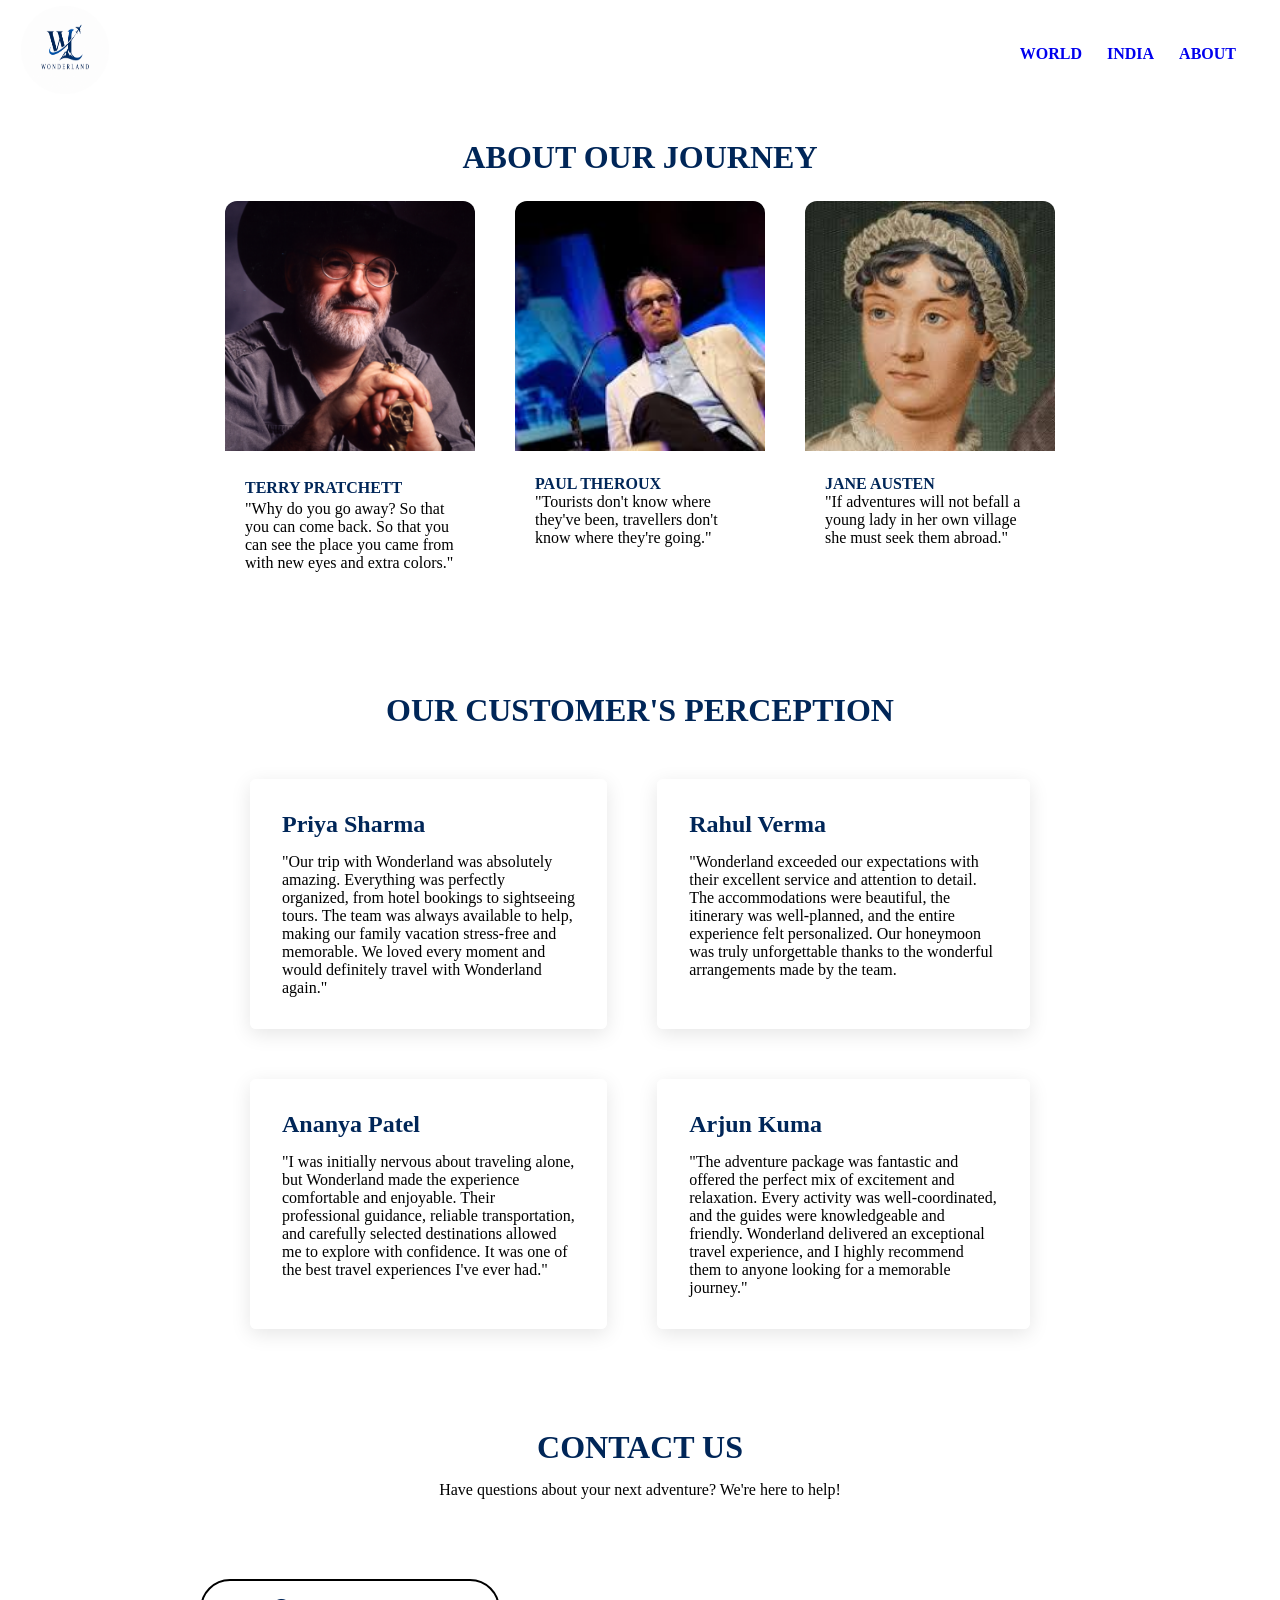
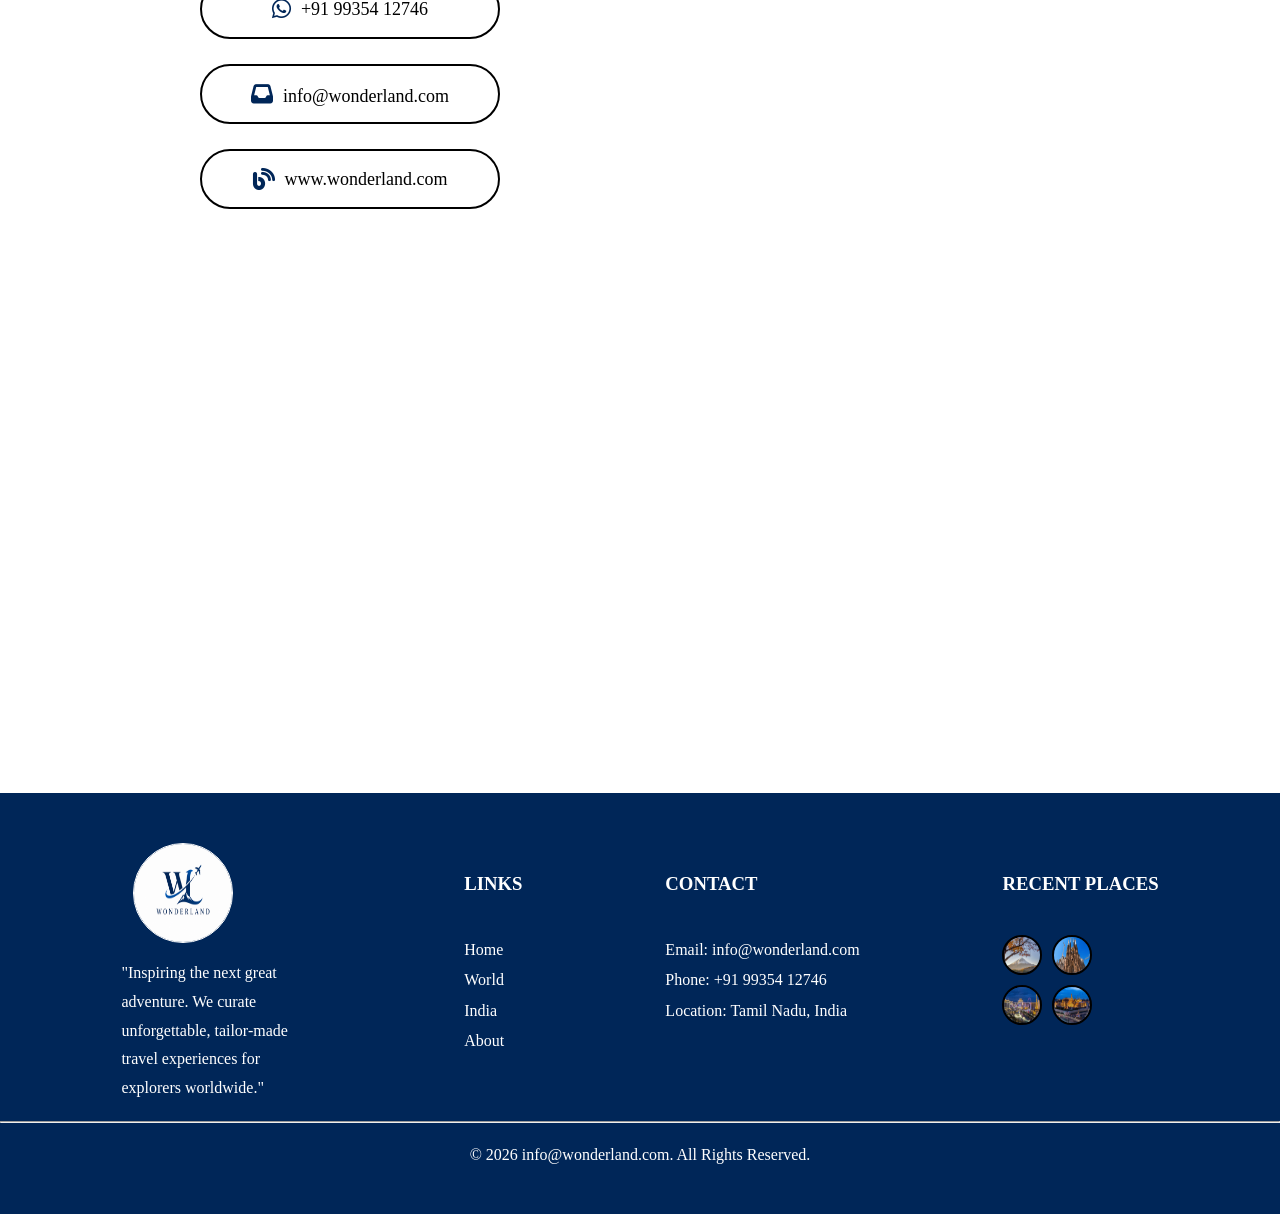
<file: about.html>
<!DOCTYPE html>
<html lang="en">

<head>
    <meta charset="UTF-8">
    <meta name="viewport" content="width=device-width, initial-scale=1.0">
    <title>About</title>
    <link rel="stylesheet" href="./website1.css">
    <link rel="stylesheet" href="https://cdnjs.cloudflare.com/ajax/libs/font-awesome/6.5.1/css/all.min.css">
</head>
<body>

   
    <!--first-->
    <div class="one">
        <div class="topic">
            <div class="loo">
                <a href="./index.html"><img src="./images/nav logo.png" alt="img" height="90px" width="90px"></a>
            </div>
            <div class="head">
                <a href="./worldtour.html">
                    <h4>WORLD</h4>
                </a>
                <a href="./indiantour.html">
                    <h4>INDIA</h4>
                </a>
                <a href="./about.html">
                    <h4>ABOUT</h4>
                </a>

            </div>
        </div>
    </div>
   
     <!--second-->
    <div class="heading">
         <h1 style="color:#002658;">ABOUT OUR JOURNEY</h1>
    </div>
    <section class="about-box">
        <div class="box1">
            <img src="./images/auth1" alt="img" height="100px" width="100px">
            <div class="quotes">
                <strong style="color:#002658; line-height: 25px;">Terry Pratchett</strong>
                <p>"Why do you go away? So that you can come back. So that you can see the place you came from with new
                    eyes and extra colors."</p>
            </div>

        </div>
        <div class="box1">
            <img src="./images/auth2.jpg" alt="img" height="100px" width="100px">
            <div class="quotes">
                <strong style="color:#002658;">Paul Theroux </strong>
                <p>"Tourists don't know where they've been, travellers don't know where they're going."</p>

            </div>

        </div>
        <div class="box1">
            <img src="./images/auth3.jpg" alt="img" height="100px" width="100px">
            <div class="quotes">
                <strong style="color:#002658;">Jane Austen</strong>
                <p>"If adventures will not befall a young lady in her own village she must seek them abroad."</p>
            </div>
        </div>
    </section>

        <!--third-->
    <div class="secheading">
        <h1> OUR CUSTOMER'S PERCEPTION</h1>
    </div>
     

    <section class="reviews">
       
        <div  class="rew">
            <h1>Priya Sharma</h1>
            <p>"Our trip with Wonderland was absolutely amazing. Everything was perfectly organized, from hotel bookings to sightseeing tours. The team was always available to help, making our family vacation stress-free and memorable. We loved every moment and would definitely travel with Wonderland again."</p>
        </div>

        <div  class="rew">
            <h1>Rahul Verma</h1>
            <p>"Wonderland exceeded our expectations with their excellent service and attention to detail. The accommodations were beautiful, the itinerary was well-planned, and the entire experience felt personalized. Our honeymoon was truly unforgettable thanks to the wonderful arrangements made by the team.</p>
        </div>

        <div  class="rew">
            <h1>Ananya Patel</h1>
            <p>"I was initially nervous about traveling alone, but Wonderland made the experience comfortable and enjoyable. Their professional guidance, reliable transportation, and carefully selected destinations allowed me to explore with confidence. It was one of the best travel experiences I've ever had."</p>
 
        </div>

        <div  class="rew">
            <h1>Arjun Kuma</h1>
            <p>"The adventure package was fantastic and offered the perfect mix of excitement and relaxation. Every activity was well-coordinated, and the guides were knowledgeable and friendly. Wonderland delivered an exceptional travel experience, and I highly recommend them to anyone looking for a memorable journey."</p>
            
        </div>
    </section>

    <!--four-->

    <div class="contactus">
       <h1>CONTACT US</h1>
       <p>Have questions about your next adventure? We're here to help!</p> 
    </div>
       
    <section class="contact">
        <div class="con2">
           <div class="info1">
               <i class="fa-brands fa-whatsapp fa-beat"></i>
               <p>+91 99354 12746</p>
           </div>
            <div class="info1">
                <i class="fa-solid fa-inbox fa-flip"></i>
                <p style="margin-top: 5px;">info@wonderland.com</p>
            </div>
            <div class="info1">
                <i class="fa-solid fa-blog fa-beat-fade"></i>
                <p>www.wonderland.com</p>
            </div>
        </div>

        <div class="con3">
            <iframe src="https://www.google.com/maps/embed?pb=!1m18!1m12!1m3!1d250644.768352061!2d76.80241806078126!3d11.014261488303353!2m3!1f0!2f0!3f0!3m2!1i1024!2i768!4f13.1!3m3!1m2!1s0x3ba859af2f971cb5%3A0x2fc1c81e183ed282!2sCoimbatore%2C%20Tamil%20Nadu!5e0!3m2!1sen!2sin!4v1781618719773!5m2!1sen!2sin" width="600" height="450" style="border:0;" allowfullscreen="" loading="lazy" referrerpolicy="no-referrer-when-downgrade"></iframe>
        </div>

    </section>

    <footer class="foot">
        <div class="foot1">

            <div class="section1">
                <a href="./website1.html"><img src="./images/nav logo.png" alt="img" height="100px" width="100px"></a>
                <p>"Inspiring the next great adventure. We curate unforgettable, tailor-made travel experiences for explorers worldwide."</p>
            </div>

            <div class="section2">

                <h3>LINKS</h3>
                <ul>
                    <a href="./index.html"><li>Home</li></a>
                    <a href="./worldtour.html"><li>World</li></a>
                    <a href="./indiantour.html"><li>India</li></a>
                    <a href="./about.html"><li>About</li></a>
                </ul>
            </div>

            <div class="section3">
                <h3>CONTACT</h3>
                <div class="secc">
                    <p>Email: info@wonderland.com</p>
                    <p>Phone: +91 99354 12746</p>
                    <p>Location: Tamil Nadu, India</p>
                </div>
            </div>

            <div class="section4">
                <h3>RECENT PLACES</h3>
                <div class="se4"> 
            
                     <img src="./images/himas.jpg" alt="" height="40px" width="40px">
                     <img src="./images/disney.jpg" alt="" height="40px" width="40px">
                     <img src="./images/dubai.jpg" alt="" height="40px" width="40px">
                     <img src="./images/bangkok.jpg" alt="" height="40px" width="40px">
                     
                </div>
            </div>
        </div>
        <br>
        <hr>

        <div style="text-align: center; padding-top: 23px;">
            <p>© 2026 info@wonderland.com. All Rights Reserved.</p>

        </div>

    </footer>


</body>

</html>
</file>
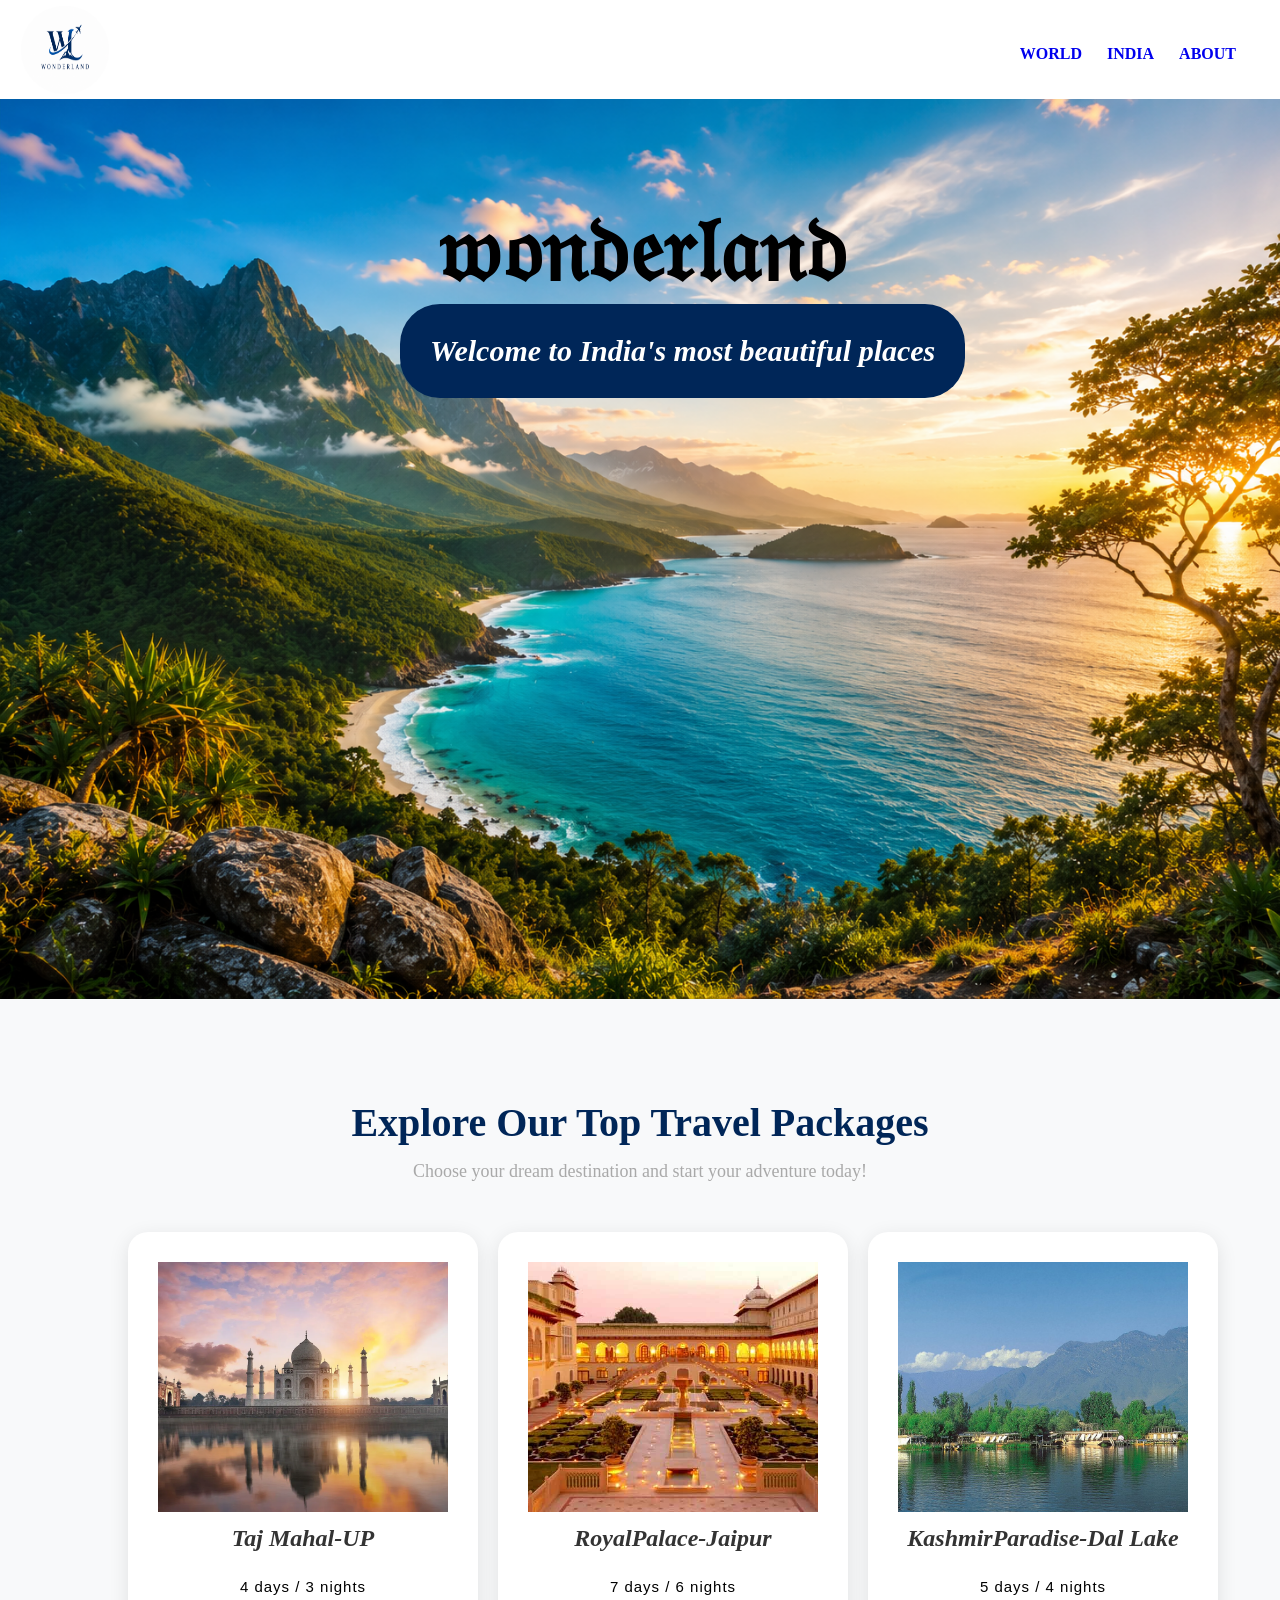
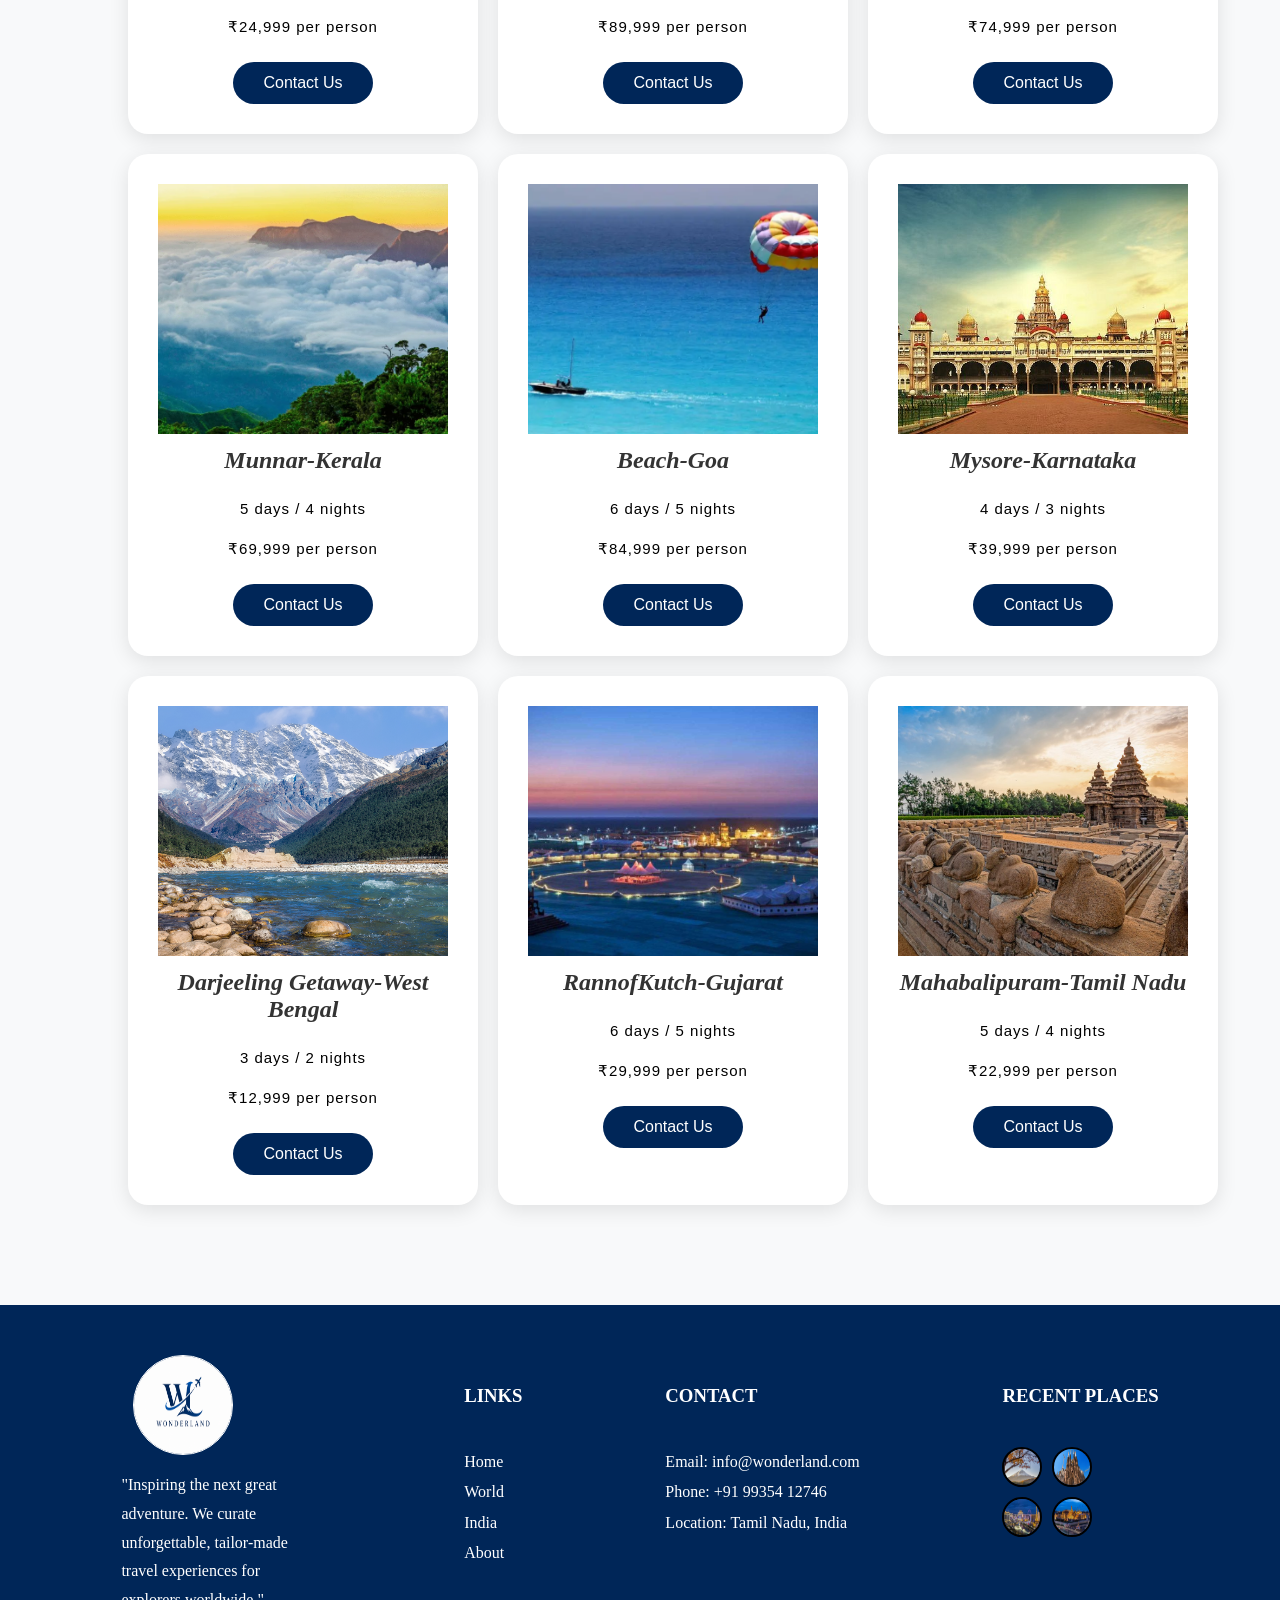
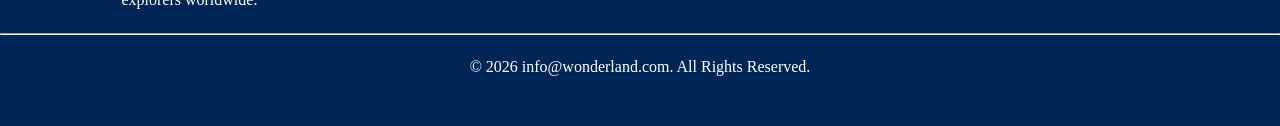
<file: indiantour.html>
<!DOCTYPE html>
<html lang="en">

<head>
    <meta charset="UTF-8">
    <meta name="viewport" content="width=device-width, initial-scale=1.0">
    <title>INDIA</title>
    <link rel="stylesheet" href="./website1.css">


</head>

<body>
    <!--first-->
    <div class="one">
        <div class="topic">
            <div class="loo">
                <a href="./index.html"><img src="./images/nav logo.png" alt="img" height="90px" width="90px"></a>
            </div>
            <div class="head">
                <a href="./worldtour.html">
                    <h4>WORLD</h4>
                </a>
                <a href="./indiantour.html">
                    <h4>INDIA</h4>
                </a>
                <a href="./about.html">
                    <h4>ABOUT</h4>
                </a>

            </div>
        </div>
    </div>

    <!--carousel-->

    <div class="cen3">
        <h1>𝔴𝔬𝔫𝔡𝔢𝔯𝔩𝔞𝔫𝔡</h1>
        <p>Welcome to India's most beautiful places</p>

    </div>

    <!--package--> 

    <section class="packages">
        <h1>Explore Our Top Travel Packages</h1>
        <p class="para">Choose your dream destination and start your adventure today!</p>

        <div class="package">

            <div class="box">
                <img src="./images/it1" alt="img" height="100px" width="100px">
                <h2>Taj Mahal-UP</h2>
                <p>4 Days / 3 Nights</p>
                <p>₹24,999 per person</p>
                <button>Contact Us</button>
            </div>

            <div class="box">
                <img src="./images/it2.jpg" alt="img" height="100px" width="100px">
                <h2>RoyalPalace-Jaipur</h2>
                <p>7 Days / 6 Nights</p>
                <p>₹89,999 per person</p>
                <button>Contact Us</button>
            </div>

            <div class="box">
                <img src="./images/it3.jpg" alt="img" height="100px" width="100px">
                <h2>KashmirParadise-Dal Lake</h2>
                <p>5 Days / 4 Nights</p>
                <p>₹74,999 per person</p>
                <button>Contact Us</button>
            </div>

            <div class="box">
                <img src="./images/it4" alt="img" height="100px" width="100px">
                <h2>Munnar-Kerala</h2>
                <p>5 Days / 4 Nights</p>
                <p>₹69,999 per person</p>
                <button>Contact Us</button>
            </div>

            <div class="box">
                <img src="./images/it5" alt="img" height="100px" width="100px">
                <h2>Beach-Goa</h2>
                <p>6 Days / 5 Nights</p>
                <p>₹84,999 per person</p>
                <button>Contact Us</button>
            </div>

            <div class="box">
                <img src="./images/it6.jpg" alt="img" height="100px" width="100px">
                <h2>Mysore-Karnataka</h2>
                <p>4 Days / 3 Nights</p>
                <p>₹39,999 per person</p>
                <button>Contact Us</button>
            </div>

            <div class="box">
                <img src="./images/it7.jpg" alt="img" height="100px" width="100px">
                <h2>Darjeeling Getaway-West Bengal</h2>
                <p>3 Days / 2 Nights</p>
                <p>₹12,999 per person</p>
                <button>Contact Us</button>
            </div>

            <div class="box">
                <img src="./images/it8.jpg" alt="img" height="100px" width="100px">
                <h2>RannofKutch-Gujarat</h2>
                <p>6 Days / 5 Nights</p>
                <p>₹29,999 per person</p>
                <button>Contact Us</button>


            </div>

            <div class="box">
                <img src="./images/it9.jpg" alt="img" height="100px" width="100px">
                <h2>Mahabalipuram-Tamil Nadu</h2>
                <p>5 Days / 4 Nights</p>
                <p>₹22,999 per person</p>
                <button>Contact Us</button>
            </div>



        </div>
    </section>

   <!--footer-->

    <footer class="foot">
        <div class="foot1">

            <div class="section1">
                <a href="./index.html"><img src="./images/nav logo.png" alt="img" height="100px" width="100px"></a>
                <p>"Inspiring the next great adventure. We curate unforgettable, tailor-made travel experiences for
                    explorers worldwide."</p>
            </div>

            <div class="section2">

                <h3>LINKS</h3>
                <ul>
                    <a href="./website1.html">
                        <li>Home</li>
                    </a>
                    <a href="./worldtour.html">
                        <li>World</li>
                    </a>
                    <a href="./indiantour.html">
                        <li>India</li>
                    </a>
                    <a href="./about.html">
                        <li>About</li>
                    </a>

                </ul>
            </div>

            <div class="section3">
                <h3>CONTACT</h3>
                <div class="secc">
                    <p>Email: info@wonderland.com</p>
                    <p>Phone: +91 99354 12746</p>
                    <p>Location: Tamil Nadu, India</p>
                </div>
            </div>

            <div class="section4">
                <h3>RECENT PLACES</h3>
                <div class="se4">

                    <img src="./images/himas.jpg" alt="" height="40px" width="40px">
                    <img src="./images/disney.jpg" alt="" height="40px" width="40px">
                    <img src="./images/dubai.jpg" alt="" height="40px" width="40px">
                    <img src="./images/bangkok.jpg" alt="" height="40px" width="40px">

                </div>
            </div>
        </div>
        <br>
        <hr>

        <div style="text-align: center; padding-top: 23px;">
            <p>© 2026 info@wonderland.com. All Rights Reserved.</p>

        </div>

    </footer>


</body>

</html>
</file>
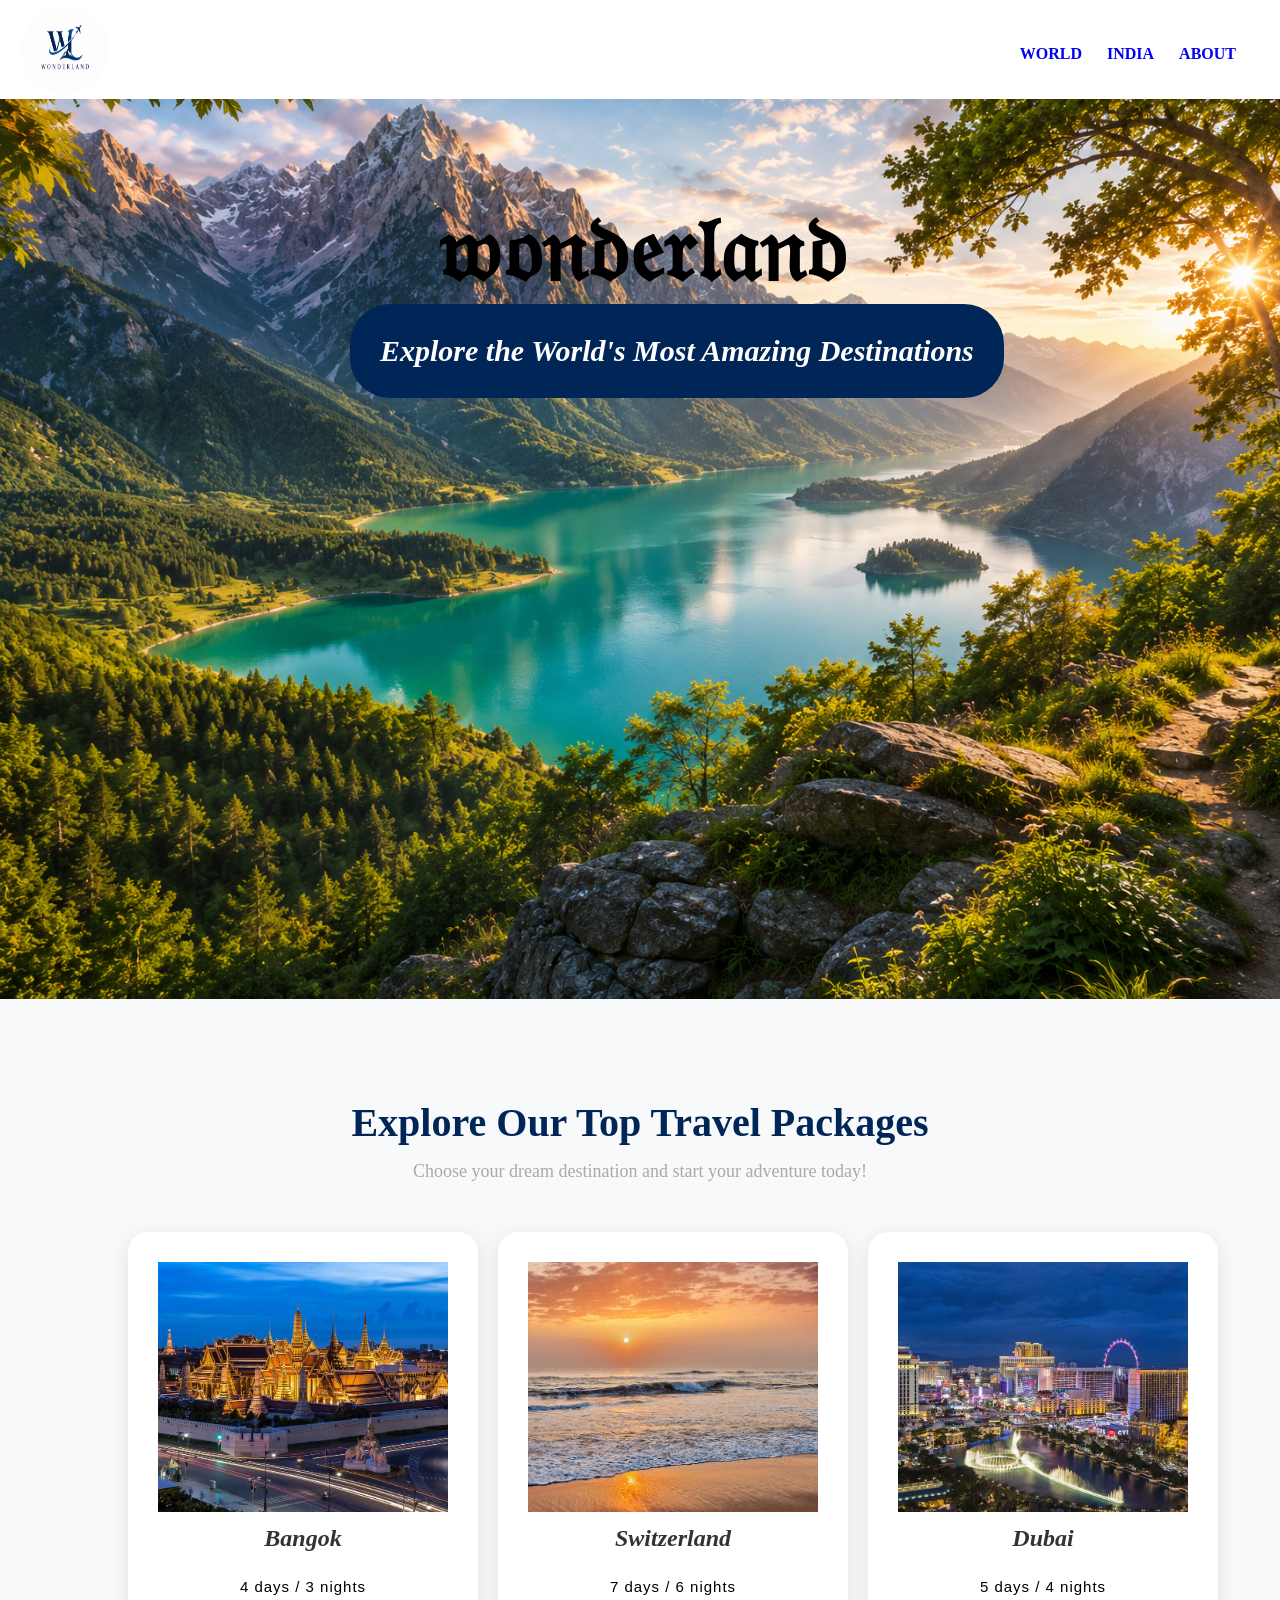
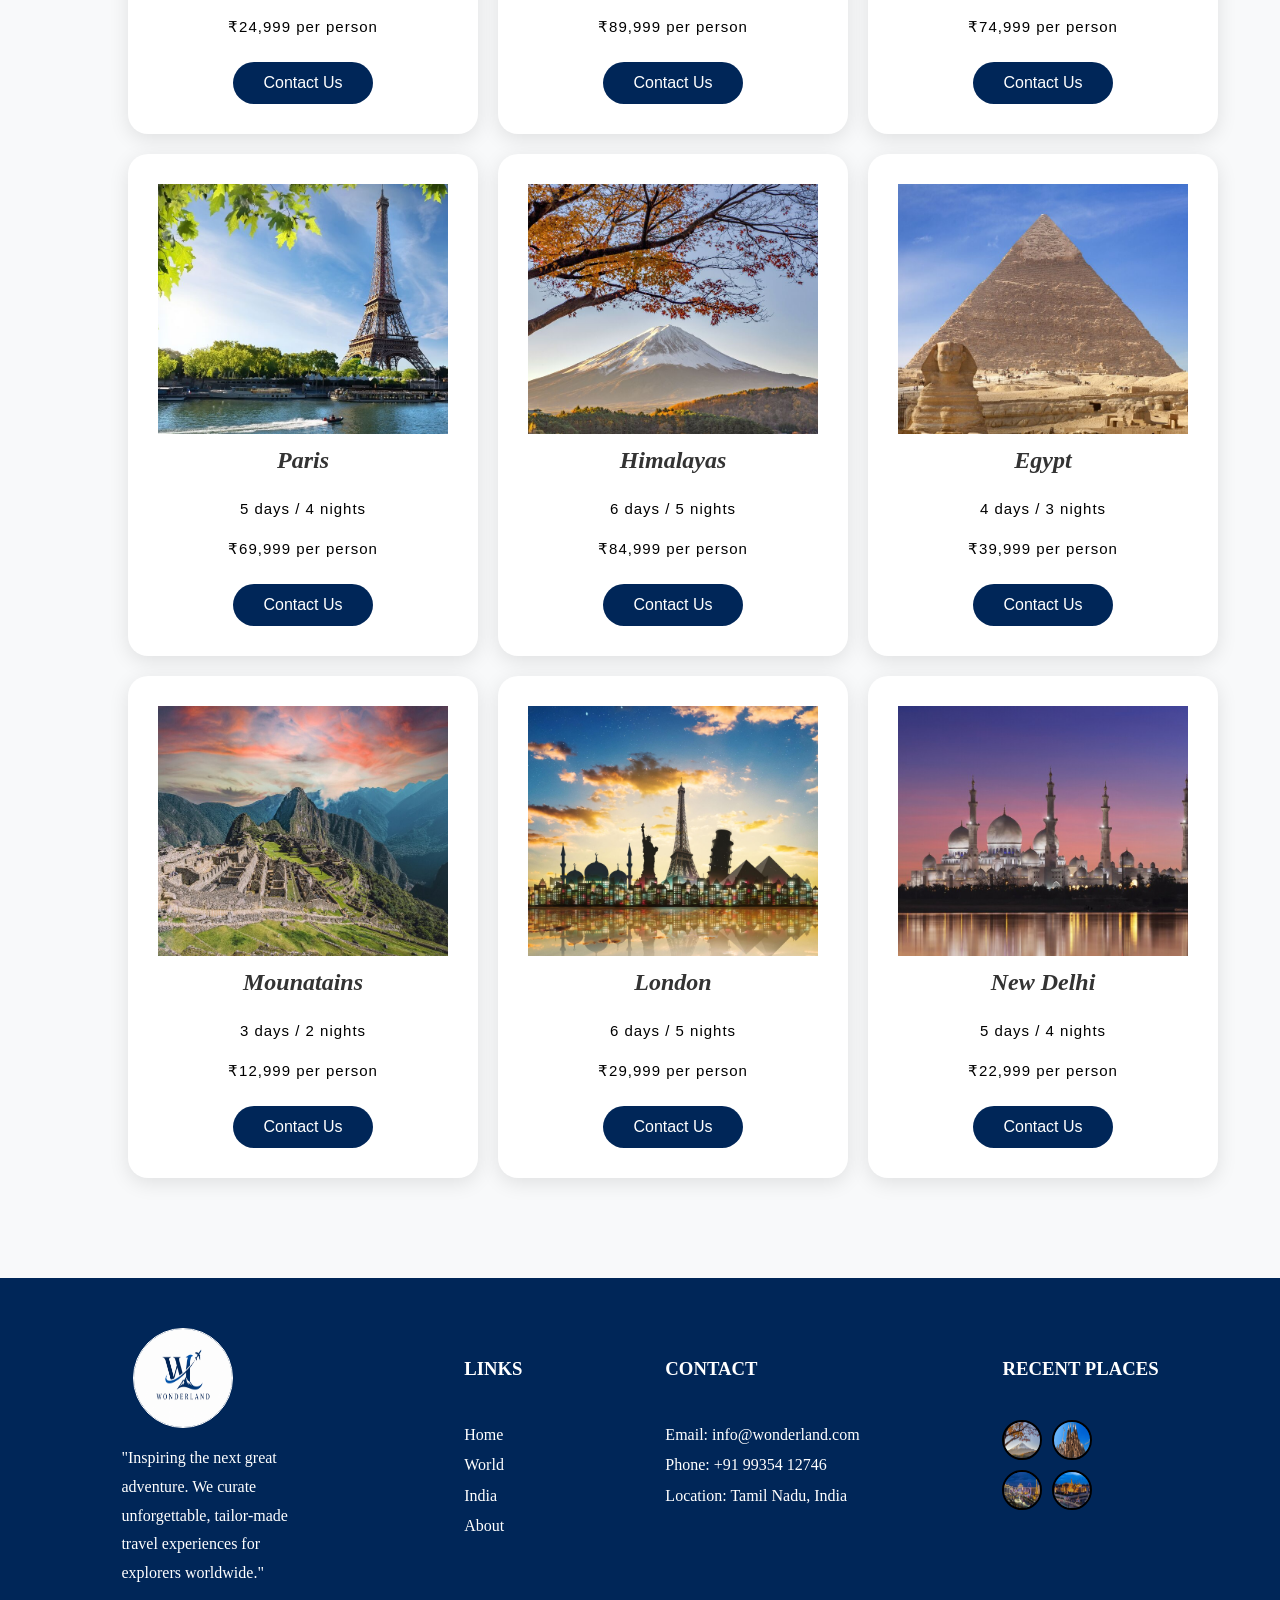
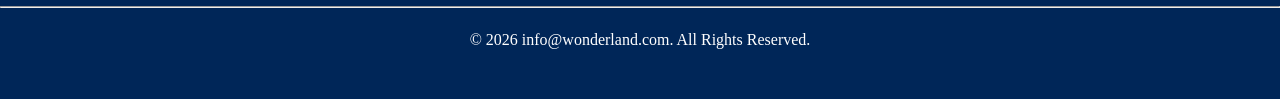
<file: worldtour.html>
<!DOCTYPE html>
<html lang="en">

<head>
    <meta charset="UTF-8">
    <meta name="viewport" content="width=device-width, initial-scale=1.0">
    <title>WORLD</title>
    <link rel="stylesheet" href="./website1.css">


</head>

<body>


    <!--first-->
    <div class="one">
        <div class="topic">
            <div class="loo">
                <a href="./index.html"><img src="./images/nav logo.png" alt="img" height="90px" width="90px"></a>
            </div>
            <div class="head">
                <a href="./worldtour.html">
                    <h4>WORLD</h4>
                </a>
                <a href="./indiantour.html">
                    <h4>INDIA</h4>
                </a>
                <a href="./about.html">
                    <h4>ABOUT</h4>
                </a>

            </div>
        </div>
    </div>

    <!--carousel-->

    <div class="cen2">
        <h1>𝔴𝔬𝔫𝔡𝔢𝔯𝔩𝔞𝔫𝔡</h1>
        <p>Explore the World's Most Amazing Destinations</p>

    </div>

    <!--packages-->

    <section class="packages">
        <h1>Explore Our Top Travel Packages</h1>
        <p class="para">Choose your dream destination and start your adventure today!</p>

        <div class="package">

            <div class="box">
                <img src="./images/bangkok.jpg" alt="img" height="100px" width="100px">
                <h2>Bangok</h2>
                <p>4 Days / 3 Nights</p>
                <p>₹24,999 per person</p>
                <button>Contact Us</button>
            </div>

            <div class="box">
                <img src="./images/beach.jpg" alt="img" height="100px" width="100px">
                <h2>Switzerland</h2>
                <p>7 Days / 6 Nights</p>
                <p>₹89,999 per person</p>
                <button>Contact Us</button>
            </div>

            <div class="box">
                <img src="./images/dubai.jpg" alt="img" height="100px" width="100px">
                <h2>Dubai</h2>
                <p>5 Days / 4 Nights</p>
                <p>₹74,999 per person</p>
                <button>Contact Us</button>
            </div>

            <div class="box">
                <img src="./images/eiffel-tower.jpg" alt="img" height="100px" width="100px">
                <h2> Paris</h2>
                <p>5 Days / 4 Nights</p>
                <p>₹69,999 per person</p>
                <button>Contact Us</button>
            </div>

            <div class="box">
                <img src="./images/himas.jpg" alt="img" height="100px" width="100px">
                <h2>Himalayas</h2>
                <p>6 Days / 5 Nights</p>
                <p>₹84,999 per person</p>
                <button>Contact Us</button>
            </div>

            <div class="box">
                <img src="./images/egypt.jpg" alt="img" height="100px" width="100px">
                <h2>Egypt</h2>
                <p>4 Days / 3 Nights</p>
                <p>₹39,999 per person</p>
                <button>Contact Us</button>
            </div>

            <div class="box">
                <img src="./images/mount.jpg" alt="img" height="100px" width="100px">
                <h2>Mounatains</h2>
                <p>3 Days / 2 Nights</p>
                <p>₹12,999 per person</p>
                <button>Contact Us</button>
            </div>

            <div class="box">
                <img src="./images/statue.jpg" alt="img" height="100px" width="100px">
                <h2>London</h2>
                <p>6 Days / 5 Nights</p>
                <p>₹29,999 per person</p>
                <button>Contact Us</button>
            </div>

            <div class="box">
                <img src="./images/taj.jpg" alt="img" height="100px" width="100px">
                <h2>New Delhi</h2>
                <p>5 Days / 4 Nights</p>
                <p>₹22,999 per person</p>
                <button>Contact Us</button>
            </div>



        </div>
    </section>
   
    <!--footer-->

    <footer class="foot">
        <div class="foot1">

            <div class="section1">
                <a href="./index.html"><img src="./images/nav logo.png" alt="img" height="100px" width="100px"></a>
                <p>"Inspiring the next great adventure. We curate unforgettable, tailor-made travel experiences for
                    explorers worldwide."</p>
            </div>

            <div class="section2">

                <h3>LINKS</h3>
                <ul>
                    <a href="./website1.html">
                        <li>Home</li>
                    </a>
                    <a href="./worldtour.html">
                        <li>World</li>
                    </a>
                    <a href="./indiantour.html">
                        <li>India</li>
                    </a>
                    <a href="./about.html">
                        <li>About</li>
                    </a>

                </ul>
            </div>

            <div class="section3">
                <h3>CONTACT</h3>
                <div class="secc">
                    <p>Email: info@wonderland.com</p>
                    <p>Phone: +91 99354 12746</p>
                    <p>Location: Tamil Nadu, India</p>
                </div>
            </div>

            <div class="section4">
                <h3>RECENT PLACES</h3>
                <div class="se4">

                    <img src="./images/himas.jpg" alt="" height="40px" width="40px">
                    <img src="./images/disney.jpg" alt="" height="40px" width="40px">
                    <img src="./images/dubai.jpg" alt="" height="40px" width="40px">
                    <img src="./images/bangkok.jpg" alt="" height="40px" width="40px">

                </div>
            </div>
        </div>
        <br>
        <hr>

        <div style="text-align: center; padding-top: 23px;">
            <p>© 2026 info@wonderland.com. All Rights Reserved.</p>

        </div>

    </footer>


</body>

</html>
</file>
<file: website1.css>
* {
    padding: 0%;
    margin: 0%;
    box-sizing: border-box;
}

/*first*/
.one {
    background-color: white;
}

.topic {
    display: flex;
    margin-left: 20px;
    margin-right: 44px;
    margin-top: 5px;
}

.loo img{
    border: 1px solid white;
    border-radius: 100px;
    transition: 0.5s;
}
.loo img:hover{
    transform: scale(1.1);
}

.head {
    display: flex;
    margin-left: auto;
    gap: 25px;
    margin-top: 40px;
    padding-top: -4px;
}

.head a{
    text-decoration: none;
}


/*second*/

.two{
    background-image: url("./images/centreee.png");
    background-size: cover;
    background-repeat: no-repeat;
    height: 100vh;
}

.two h1{
    text-align: center;
    padding-top: 100px;
    font-size: 90px;
}

.thought {
    padding: 30px;
    margin: auto;
    margin-bottom: 130px;
    border-radius: 40px;
    font-style: oblique;
    font-size: 30px;
    font-weight: 900;
    background-color: #002658;
    color: white;
    width: fit-content;
   
}

.dis p {
    margin: auto;
    font-size: 38px;
    color: black;
    width: fit-content;

}

/*third*/

.three{
    display: flex;
    gap: 60px;
    margin-top: 130px;
    margin-left: 100px;
    margin-right: 100px;
}

.threeee h1{
    text-align: center;
    color:#002658;
    margin-top: -10px;
}
.threeee p{
    padding-top: 20px;
    line-height: 30px; 
    font-style:normal;
}


/*fourth*/

.four {
    padding-top: 100px;
}

.four h1{
    text-align: center; 
    color:#002658; 
}

.jpg {
    margin-left: 100px;
    margin-right: 100px;

}

.jpg2 {
    display: grid;
    grid-template-columns: auto auto auto;
    justify-content: space-evenly;
    padding-top: 60px;

}

.jpg3 {
    display: grid;
    grid-template-columns: auto auto auto;
    justify-content: space-evenly;
    padding-top: 20px;
}

.jpg2 img,
.jpg3 img {
    border: 5px solid white;
    border-radius: 30px;
    transition: 1s;
}

.jpg2 img:hover,
.jpg3 img:hover {
    transform: scale(1.1);
}


/*map*/

.map {
    text-align: center;
    font-size: large;
}

.map h1{
    padding-top: 10px;
    color:#002658;
}

.mapp {
    padding-top: 90px;

}


/*why*/
.aboutt {
    padding: 80px 10%;
    text-align: center;
}

.aboutt h2 {
    margin-bottom: 40px;
    font-size: 40px;
    padding-top: 30px;
}

.aboutt-container {
    display: flex;
    gap: 25px;
    justify-content: center;
    flex-wrap: wrap;
    padding-top: 50px;
}

.card {
    background: white;
    padding: 30px;
    width: 300px;
    border-radius: 15px;
    box-shadow: 0 5px 15px rgba(0, 0, 0, 0.1);
    transition: 0.3s;
}

.card:hover {
    transform: translateY(-10px);
}





/*footer*/

.foot {
    padding-top: 50px;
    padding-bottom: 50px;
    background-color: #002658;
    color: white;
}

.foot1 {
    display: flex;
    justify-content: space-around;
    margin-left: 50px;
    margin-right: 50px;
}

.section1 {
    gap: 15px;
}

.section1 img {
    border: 1px solid white;
    border-radius: 100px;
    margin-left: 12px;

}

.section1 img {
    transition: 0.9s;
}

.section1 img:hover {
    transform: scale(0.9);
}

.section1 p {
    padding-top: 12px;
    width: 200px;
    line-height: 1.8;
}


.section2 ul {
    padding-top: 40px;
    list-style: none;
    cursor: pointer;
}

.section2 ul a {
    text-decoration: none;
    line-height: 1.9;
    color: white;
}

.secc {
    padding-top: 10px;
    line-height: 1.9;
    padding-top: 40px;
}

.section1 h2,
.section2 h3,
.section3 h3,
.section4 h3 {
    color: white;
    text-decoration: none;
    padding-top: 30px;
}

.se4 {
    display: grid;
    grid-template-columns: auto auto;
    gap: 10px;
    width: fit-content;
    /*margin-left: 26px;*/
    transition: 0.6s;
    padding-top: 40px;
}

.se4 img {

    border: 2px solid black;
    border-radius: 80px;
    transition: 0.8s;
}

.se4 img:hover {
    transform: scale(1.2);
}


/*memories*/

.memories {
    width: 100%;
    padding: 120px 50px;
    text-align: center;
}

.memories h1 {
    margin-bottom: 15px;
    color: #222;
    position: relative;
}

.memories p {
    max-width: 600px;
    margin: 0 auto 60px;
    font-size: 18px;
    line-height: 1.8;
    color: #555;
    font-style: italic;
}

.memory-container {
    display: flex;
    justify-content: center;
    gap: 40px;
    flex-wrap: wrap;
}

.card {
    width: 250px;
    background: white;
    border-radius: 12px;
    overflow: hidden;
    box-shadow: 0 5px 20px rgba(0, 0, 0, 0.1);
    transition: all 0.4s ease;
}

.card:hover {
    transform: translateY(-10px);
    box-shadow: 0 10px 25px rgba(0, 0, 0, 0.2);
}

.card img {
    width: 100%;
    height: 250px;
    object-fit: cover;
    transition: transform 0.4s ease;
}

.card:hover img {
    transform: scale(1.08);
}


.card h3 {
    padding: 15px;
    font-size: 20px;
    color: #002658;
    letter-spacing: 2px;
    text-transform: uppercase;
}




/*   world carousel*/

.cen2 {
    text-align: center;
    padding-top: 100px;
}

.cen2{
    background-image: url("./images/c2.png");
    background-size: cover;
    background-repeat: no-repeat;
    height: 100vh;
} 

.cen2 h1{
    font-size: 90px;
}

.cen2 p{
    padding: 30px;
    margin: auto;
    margin-bottom: 130px;
    border-radius: 40px;
    font-style: oblique;
    font-size: 30px;
    font-weight: 900;
    background-color: #002658;
    color: white;
    width: fit-content;
    margin-left: 350px;
}

/* indian carousel*/

.cen3 {
    text-align: center;
    padding-top: 100px;
}

.cen3{
    background-image: url("./images/c3.png");
    background-size: cover;
    background-repeat: no-repeat;
    height: 100vh;
}

.cen3 h1{
    font-size: 90px;
}


.cen3 p{
    padding: 30px;
    margin: auto;
    margin-bottom: 130px;
    border-radius: 40px;
    font-style: oblique;
    font-size: 30px;
    font-weight: 900;
    background-color: #002658;
    color: white;
    width: fit-content;
    margin-left: 400px;
}


/*package*/

.packages {
    padding: 100px 10%;
    background: #f8f9fa;
    text-align: center;
}

.packages h1 {
    font-size: 40px;
    margin-bottom: 15px;
    color:#002658;
}

.para {
    color:darkgrey;
    margin-bottom: 50px;
    font-size: 18px;
}

.package {
    display: grid;
    grid-template-columns: auto auto auto;
    gap: 20px;
    justify-content: space-around;
    
}

.box img{
    height: 250px;
    width: 100%;
    object-fit: cover;
}

.box {
    width: 350px;
    background: #fff;
    padding: 30px;
    border-radius: 20px;
    box-shadow: 0 5px 20px rgba(0, 0, 0, 0.1);
    transition: 0.4s ease;
}

.box:hover {
    transform: translateY(-10px);
    box-shadow: 0 15px 30px rgba(0, 0, 0, 0.15);
}

.box h2 {
    margin-bottom: 10px;
    color: #333;
    font-style: oblique;
    padding-top: 9px;
}

.box p {
    margin: 5px 0;
    color: #333;
}

.box button {
    margin-top: 20px;
    padding: 12px 30px;
    border: none;
    border-radius: 30px;
    background-color:#002658;
    color:white;
    font-size: 16px;
    cursor: pointer;
    transition: 0.3s;
}

.box button:hover {
    transform: scale(1.05);
}


/*about*/

.contact {
    margin: 0px 100px;
    padding-bottom: 100px;
    padding-top: 90px;
    text-align: center;
}

.heading {
    text-align: center;
    padding-top: 40px;
}

.about-box {
    display: flex;
    justify-content: center;
    gap: 40px;
    flex-wrap: wrap;
    margin-top: -35px;
    padding-top: 60px;
}

.box1 {
    width: 250px;
    background: white;
    border-radius: 12px;
    overflow: hidden;
    transition: all 0.4s ease;
}

.box1:hover {
    transform: translateY(-10px);
}

.box1 img {
    width: 100%;
    height: 250px;
    object-fit: cover;
    transition: transform 0.4s ease;
}

.box1:hover img {
    transform: scale(1.08);
}


.box p {
    padding-top: 15px;
    font-size: 15px;
    color: black;
    line-height: 20px;
    letter-spacing: 1px;
    text-transform: lowercase;
    object-fit: cover;
    font-family: Verdana, Geneva, Tahoma, sans-serif;
}

.quotes{
    padding: 20px;
}
.quotes strong{
    text-transform: uppercase;
}

.reviews {
    display: grid;
    grid-template-columns: auto auto;
    width: fit-content;
    gap: 50px;
    margin: 0px 250px;
    padding-top: 50px;
}

.secheading{
    padding-top: 100px;
    text-align: center;
}

.secheading h1{
    color: #002658;
}

.rew p{
    padding-top: 15px;
}
.rew h1{
    color: #002658;
}

.rew {
    padding: 30px;
    border: 2px solid white;
    border-radius: 6px;
    transition: 1.2s;
    box-shadow: 0 5px 20px rgba(0, 0, 0, 0.1);
}

.rew:hover {
    transform: scale(1.1);
    box-shadow: 0 10px 25px rgba(0, 0, 0, 0.2);
}

.contactus{
    text-align: center;
    padding-top: 100px;
}
.contactus h1{
    color: #002658;
}
.contactus p{
    padding-top: 15px;
}

.contact{
    display: flex;
    justify-content: space-between;
    align-items: center;
    gap: 50px;
    padding: 80px 100px;
    flex-wrap: wrap;
}

.con2{
    flex: 1;
    display: flex;
    flex-direction: column;
    gap: 25px;
}

.info1{
    width: 300px;
    height: 60px;
    border: 2px solid black;
    border-radius: 40px;
    display: flex;
    align-items: center;
    justify-content: center;
    gap: 10px;
    font-size: 18px;
}

.info1 i{
    color:#002658;
    font-size: 22px;
}

.con3{
    flex: 1;
}




@media (min-width: 1400px) {
    .package {
        grid-template-columns: repeat(3, 1fr);
    }
}

@media (max-width: 1200px) {

    .three {
        flex-direction: column;
        text-align: center;
    }

    .threee,
    .threeee {
        margin: 0 40px;
    }

    .thought,
    .dis p {
        margin-left: auto;
        margin-right: auto;
    }

    .reviews {
        margin-left: 50px;
        margin-right: 50px;
    }
}

@media (max-width: 992px) {

    .head {
        gap: 15px;
        font-size: 14px;
    }

    .two h1 {
        font-size: 60px;
    }

    .thought {
        font-size: 22px;
        width: fit-content;
        margin: 30px auto;
    }

    .dis p {
        font-size: 28px;
        margin: auto;
        text-align: center;
    }

    .jpg2,
    .jpg3,
    .package {
        grid-template-columns: repeat(2, 1fr);
        gap: 20px;
    }

    .foot1 {
        flex-wrap: wrap;
        gap: 40px;
    }

    .reviews {
        grid-template-columns: 1fr;
        margin: 40px;
    }

    .contact {
        flex-direction: column;
        padding: 50px;
    }
}


@media (max-width: 768px) {

    .topic {
        flex-direction: column;
        align-items: center;
    }

    .head {
        margin: 20px 0;
        flex-wrap: wrap;
        justify-content: center;
    }

    .two h1 {
        font-size: 45px;
    }

    .thought {
        font-size: 18px;
        padding: 15px;
    }

    .dis p {
        font-size: 22px;
    }

    .jpg2,
    .jpg3,
    .package {
        grid-template-columns: 1fr;
    }

    .jpg img,
    .jpg2 img,
    .jpg3 img {
        width: 100%;
        height: auto;
    }

    .foot1 {
        flex-direction: column;
        text-align: center;
    }
    .section1 p{
        margin-left: 230px;
    }
    
    .se4{
        margin-left: 285px;
    }


    .reviews {
        margin: 50px 50px;
    }

    .contact {
        margin: 0;
        padding: 30px;
    }

    .info1 {
        width: 100%;
    }

    iframe {
        width: 100%;
        height: 300px;
    }
}

@media (max-width: 480px) {

    .two h1 {
        font-size: 32px;
    }

    .thought {
        font-size: 15px;
        width: 90%;
    }

    .dis p {
        font-size: 18px;
    }

    .threee img {
        height: 300px;
    }
    .threeee p{
        width: 700px;
    }

    .aboutt h2,
    .packages h1,
    .four h1,
    .map h1 {
        font-size: 28px;
    }

    .card,
    .box {
        width: 100%;
    }

    .contact {
        padding: 20px;
    }

    .section1 p{
        margin-left: 90px;
    }
    
    .se4{
        margin-left: 140px;
    }
   
}

@media (max-width: 290px) {

    .two h1 {
        font-size: 24px;
    }

    .thought {
        font-size: 12px;
        padding: 10px;
    }

    .dis p {
        font-size: 14px;
    }

    .head {
        flex-direction: column;
        gap: 10px;
        text-align: center;
    }

    .info1 {
        width: 100%;
        font-size: 14px;
    }

    .section1 img,
    .se4 img {
        width: 40px;
        height: 40px;
    }

    .card,
    .box {
        width: 100%;
    }

    .section1 p{
        margin-left: 30px;
    }
    
    .se4{
        margin-left: 100px;
    }
}
</file>
